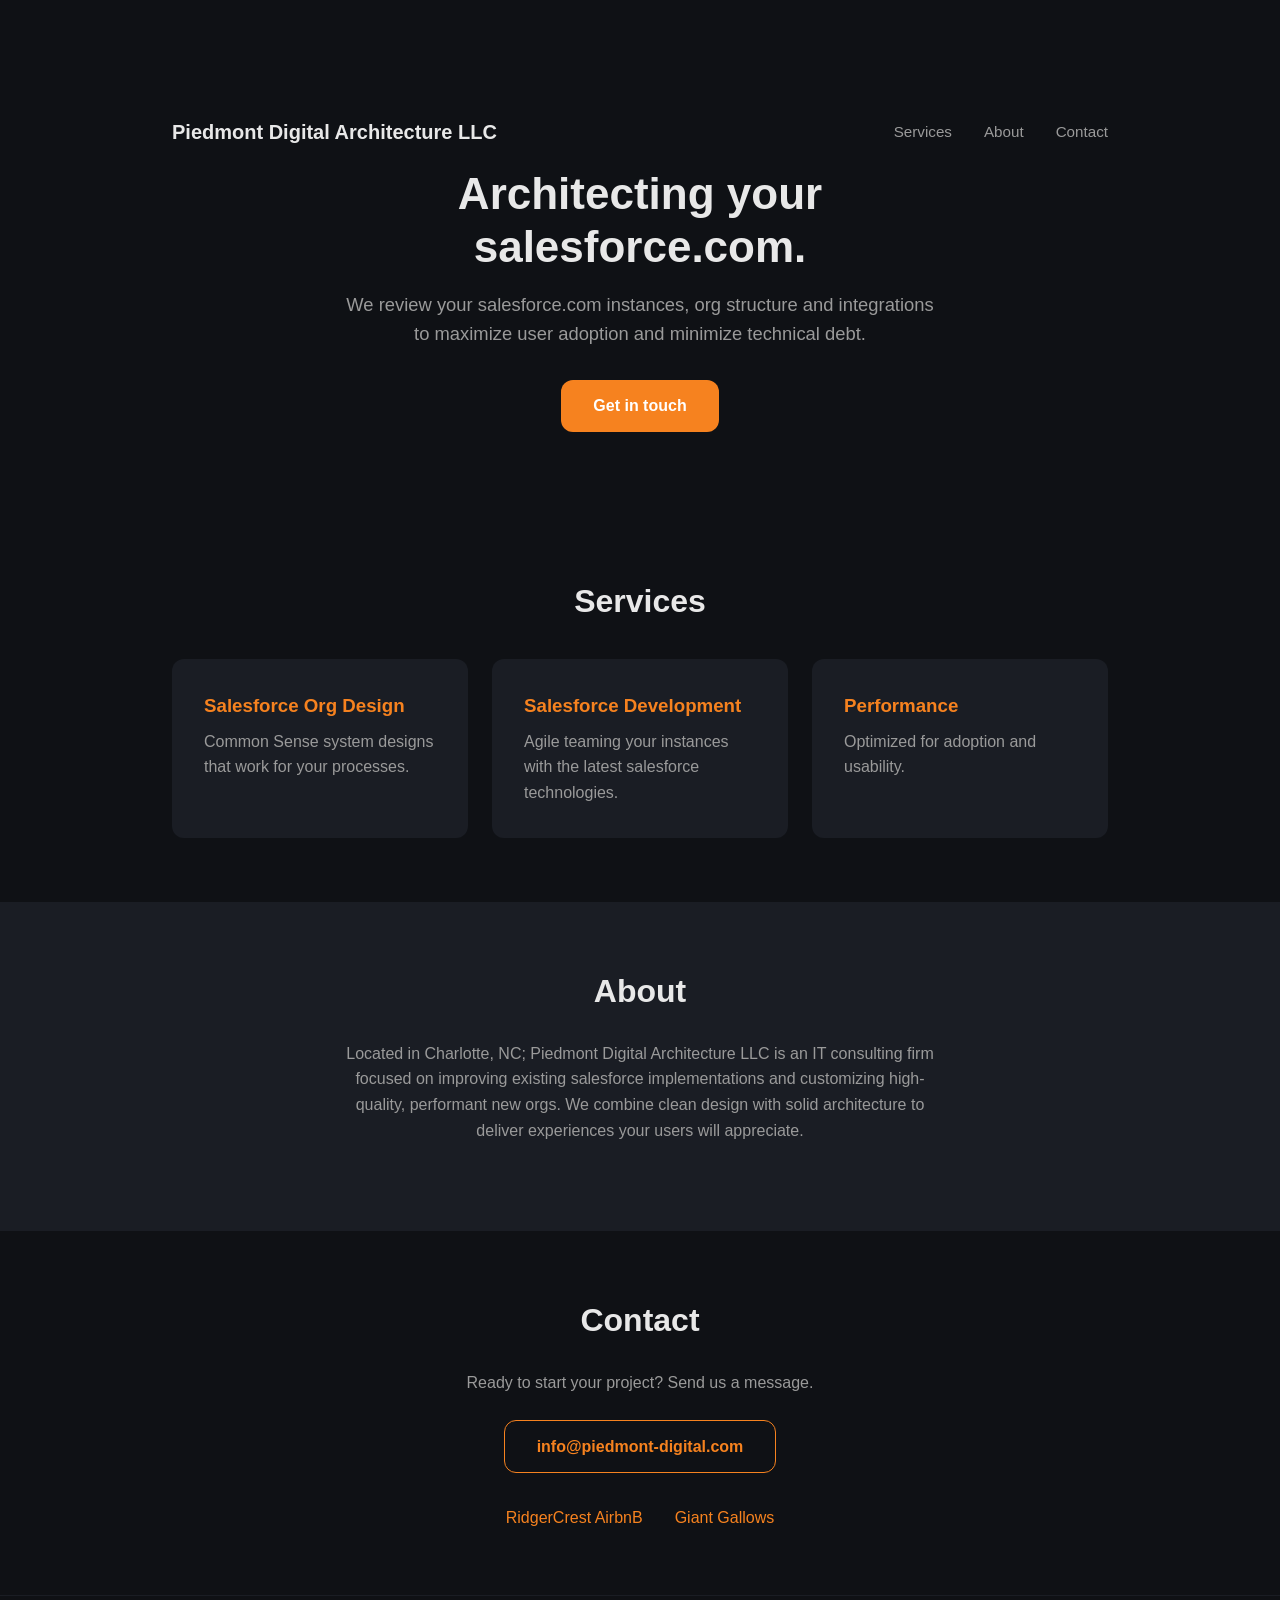
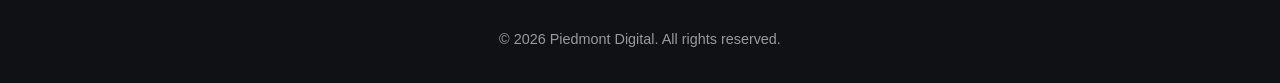
<file: index.html>
<!DOCTYPE html>
<html lang="en">
<head>
  <meta charset="UTF-8" />
  <meta name="viewport" content="width=device-width, initial-scale=1.0" />
  <title>Piedmont Digital Architecture</title>
  <meta name="description" content="Piedmont Digital Architecture LLC— Improving your Salesforce.com experiences." />
  <link rel="stylesheet" href="styles.css" />
  <link rel="icon" href="favicon.svg" type="image/svg+xml" />
</head>
<body>
  <header class="hero">
    <nav class="nav">
      <a href="/" class="logo">Piedmont Digital Architecture LLC</a>
      <ul class="nav-links">
        <li><a href="#services">Services</a></li>
        <li><a href="#about">About</a></li>
        <li><a href="#contact">Contact</a></li>
      </ul>
    </nav>
    <div class="hero-content">
      <h1>Architecting your salesforce.com.</h1>
      <p>We review your salesforce.com instances, org structure and integrations to maximize user adoption and minimize technical debt.</p>
      <a href="#contact" class="btn">Get in touch</a>
    </div>
  </header>

  <section id="services" class="section">
    <h2>Services</h2>
    <div class="cards">
      <div class="card">
        <h3>Salesforce Org Design</h3>
        <p>Common Sense system designs that work for your processes.</p>
      </div>
      <div class="card">
        <h3>Salesforce Development</h3>
        <p>Agile teaming your instances with the latest salesforce technologies.</p>
      </div>
      <div class="card">
        <h3>Performance</h3>
        <p>Optimized for adoption and usability.</p>
      </div>
    </div>
  </section>

  <section id="about" class="section section-alt">
    <h2>About</h2>
    <p>Located in Charlotte, NC;  Piedmont Digital Architecture LLC is an IT consulting firm focused on improving existing salesforce implementations and customizing high-quality, performant new orgs. We combine clean design with solid architecture to deliver experiences your users will appreciate.</p>
  </section>

  <section id="contact" class="section">
    <h2>Contact</h2>
    <p>Ready to start your project? Send us a message.</p>
    <a href="mailto:info@piedmont-digital.com" class="btn btn-outline">info@piedmont-digital.com</a>
    <div class="site-links">
      <a href="https://www.piedmont-digital.com/ridgercrest/">RidgerCrest AirbnB</a>
      <a href="https://www.piedmont-digital.com/gallows/">Giant Gallows</a>
    </div>
  </section>

  <footer class="footer">
    <p>&copy; 2026 Piedmont Digital. All rights reserved.</p>
  </footer>

  <script src="script.js"></script>
</body>
</html>
</file>
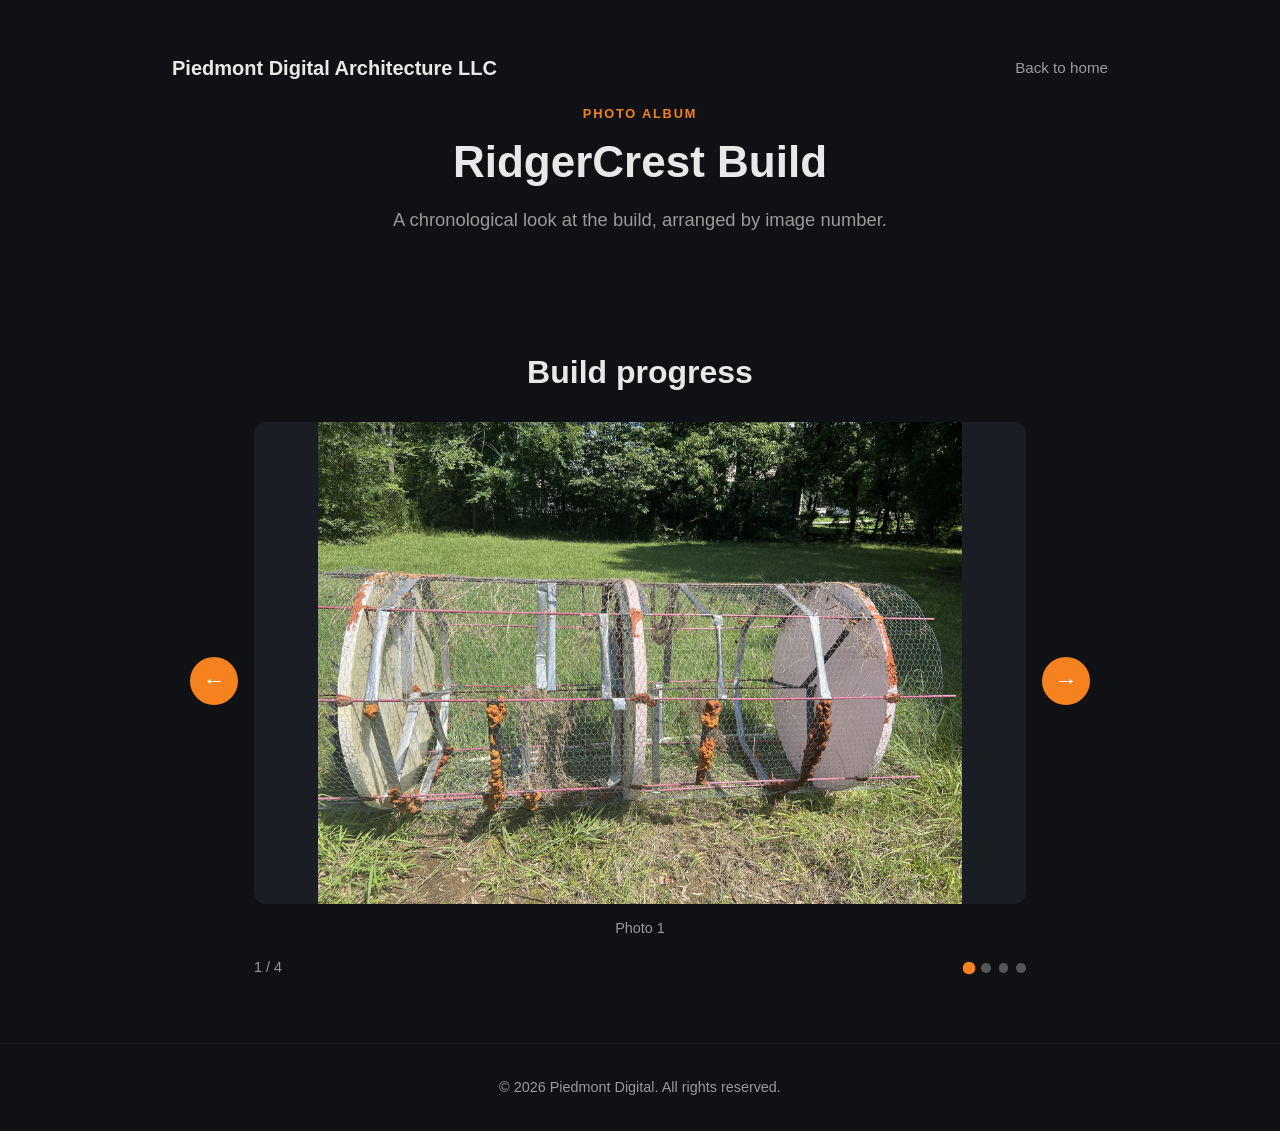
<file: ridgercrest/index.html>
<!DOCTYPE html>
<html lang="en">
<head>
  <meta charset="UTF-8" />
  <meta name="viewport" content="width=device-width, initial-scale=1.0" />
  <title>RidgerCrest Build</title>
  <meta name="description" content="RidgerCrest Build photo album." />
  <link rel="stylesheet" href="../styles.css" />
  <link rel="stylesheet" href="carousel.css" />
</head>
<body>
  <header class="hero album-hero">
    <nav class="nav">
      <a href="../index.html" class="logo">Piedmont Digital Architecture LLC</a>
      <a href="../index.html" class="back-link">Back to home</a>
    </nav>
    <div class="hero-content">
      <p class="eyebrow">Photo album</p>
      <h1>RidgerCrest Build</h1>
      <p>A chronological look at the build, arranged by image number.</p>
    </div>
  </header>

  <main>
    <section class="section album-section" aria-labelledby="album-heading">
      <h2 id="album-heading">Build progress</h2>
      <div class="carousel" aria-roledescription="carousel" aria-label="RidgerCrest Build photos">
        <div class="carousel-stage">
          <button class="carousel-control carousel-control-prev" type="button" aria-label="Previous photo">
            <span aria-hidden="true">&#8592;</span>
          </button>
          <figure class="slide" aria-live="polite">
            <img src="images/1-Nacelles_base_compressed.JPG" alt="RidgerCrest Build photo 1" />
            <figcaption></figcaption>
          </figure>
          <button class="carousel-control carousel-control-next" type="button" aria-label="Next photo">
            <span aria-hidden="true">&#8594;</span>
          </button>
        </div>
        <div class="carousel-meta">
          <span class="carousel-counter" aria-live="polite">1 / 4</span>
          <div class="carousel-dots" role="tablist" aria-label="Choose a photo"></div>
        </div>
      </div>
    </section>
  </main>

  <footer class="footer">
    <p>&copy; 2026 Piedmont Digital. All rights reserved.</p>
  </footer>

  <script src="carousel.js"></script>
</body>
</html>
</file>
<file: styles.css>
:root {
  --bg: #0f1115;
  --surface: #1a1d24;
  --text: #e8e8e8;
  --muted: #9a9a9a;
  --accent: #f6821f;
  --accent-hover: #e0731a;
  --radius: 12px;
  --max-width: 1000px;
}

* { margin: 0; padding: 0; box-sizing: border-box; }

body {
  font-family: -apple-system, BlinkMacSystemFont, 'Segoe UI', Roboto, Helvetica, Arial, sans-serif;
  background: var(--bg);
  color: var(--text);
  line-height: 1.6;
}

a { color: var(--accent); text-decoration: none; }

/* Nav */
.nav {
  display: flex;
  justify-content: space-between;
  align-items: center;
  padding: 1.25rem 2rem;
  max-width: var(--max-width);
  margin: 0 auto;
}
.logo { font-weight: 700; font-size: 1.25rem; color: var(--text); }
.nav-links { display: flex; gap: 2rem; list-style: none; }
.nav-links a { color: var(--muted); font-size: 0.95rem; transition: color 0.2s; }
.nav-links a:hover { color: var(--text); }

/* Hero */
.hero {
  text-align: center;
  padding: 6rem 2rem 5rem;
}
.hero-content { max-width: 600px; margin: 0 auto; }
.hero h1 { font-size: 2.75rem; font-weight: 800; margin-bottom: 1rem; line-height: 1.2; }
.hero p { font-size: 1.15rem; color: var(--muted); margin-bottom: 2rem; }

/* Buttons */
.btn {
  display: inline-block;
  padding: 0.8rem 2rem;
  background: var(--accent);
  color: #fff;
  border-radius: var(--radius);
  font-weight: 600;
  transition: background 0.2s;
}
.btn:hover { background: var(--accent-hover); }
.btn-outline {
  background: transparent;
  border: 1px solid var(--accent);
  color: var(--accent);
}
.btn-outline:hover { background: var(--accent); color: #fff; }

/* Sections */
.section {
  max-width: var(--max-width);
  margin: 0 auto;
  padding: 4rem 2rem;
  text-align: center;
}
.section-alt { background: var(--surface); max-width: none; }
.section h2 { font-size: 2rem; margin-bottom: 1.5rem; }
.section p { color: var(--muted); max-width: 600px; margin: 0 auto 1.5rem; }
.site-links { display: flex; justify-content: center; gap: 2rem; margin-top: 2rem; }

/* Cards */
.cards {
  display: grid;
  grid-template-columns: repeat(auto-fit, minmax(250px, 1fr));
  gap: 1.5rem;
  margin-top: 2rem;
}
.card {
  background: var(--surface);
  padding: 2rem;
  border-radius: var(--radius);
  text-align: left;
}
.card h3 { margin-bottom: 0.5rem; color: var(--accent); }
.card p { text-align: left; margin: 0; }

/* Footer */
.footer {
  text-align: center;
  padding: 2rem;
  color: var(--muted);
  font-size: 0.9rem;
  border-top: 1px solid var(--surface);
}

/* Responsive */
@media (max-width: 600px) {
  .nav-links { gap: 1rem; }
  .hero h1 { font-size: 2rem; }
  .nav { flex-direction: column; gap: 1rem; }
}
</file>
<file: ridgercrest/carousel.css>
.album-hero {
  padding-top: 2rem;
  padding-bottom: 3rem;
}

.back-link {
  color: var(--muted);
  font-size: 0.95rem;
}

.back-link:hover,
.back-link:focus-visible {
  color: var(--text);
}

.eyebrow {
  color: var(--accent) !important;
  font-size: 0.8rem !important;
  font-weight: 700;
  letter-spacing: 0.14em;
  margin-bottom: 0.75rem !important;
  text-transform: uppercase;
}

.album-section {
  max-width: 1100px;
  padding-top: 2rem;
}

.carousel {
  margin: 0 auto;
  max-width: 900px;
}

.carousel-stage {
  align-items: center;
  display: grid;
  grid-template-columns: 3rem minmax(0, 1fr) 3rem;
  gap: 1rem;
}

.slide {
  margin: 0;
}

.slide img {
  aspect-ratio: 16 / 10;
  background: var(--surface);
  border-radius: var(--radius);
  display: block;
  height: auto;
  object-fit: contain;
  width: 100%;
}

.slide figcaption {
  color: var(--muted);
  font-size: 0.9rem;
  margin-top: 0.8rem;
}

.carousel-control {
  align-items: center;
  background: var(--accent);
  border: 0;
  border-radius: 50%;
  color: #fff;
  cursor: pointer;
  display: flex;
  font-size: 1.4rem;
  height: 3rem;
  justify-content: center;
  transition: background 0.2s, transform 0.2s;
  width: 3rem;
}

.carousel-control:hover,
.carousel-control:focus-visible {
  background: var(--accent-hover);
  transform: scale(1.06);
}

.carousel-control:focus-visible,
.carousel-dot:focus-visible {
  outline: 2px solid var(--text);
  outline-offset: 3px;
}

.carousel-meta {
  align-items: center;
  display: flex;
  justify-content: space-between;
  margin: 1rem 4rem 0;
}

.carousel-counter {
  color: var(--muted);
  font-size: 0.9rem;
}

.carousel-dots {
  display: flex;
  gap: 0.5rem;
}

.carousel-dot {
  background: var(--muted);
  border: 0;
  border-radius: 50%;
  cursor: pointer;
  height: 0.6rem;
  opacity: 0.5;
  padding: 0;
  transition: background 0.2s, opacity 0.2s, transform 0.2s;
  width: 0.6rem;
}

.carousel-dot[aria-selected="true"] {
  background: var(--accent);
  opacity: 1;
  transform: scale(1.25);
}

@media (max-width: 600px) {
  .album-hero .nav {
    align-items: center;
  }

  .carousel-stage {
    grid-template-columns: 2.5rem minmax(0, 1fr) 2.5rem;
    gap: 0.5rem;
  }

  .carousel-control {
    font-size: 1.1rem;
    height: 2.5rem;
    width: 2.5rem;
  }

  .carousel-meta {
    margin-left: 3rem;
    margin-right: 3rem;
  }
}
</file>
